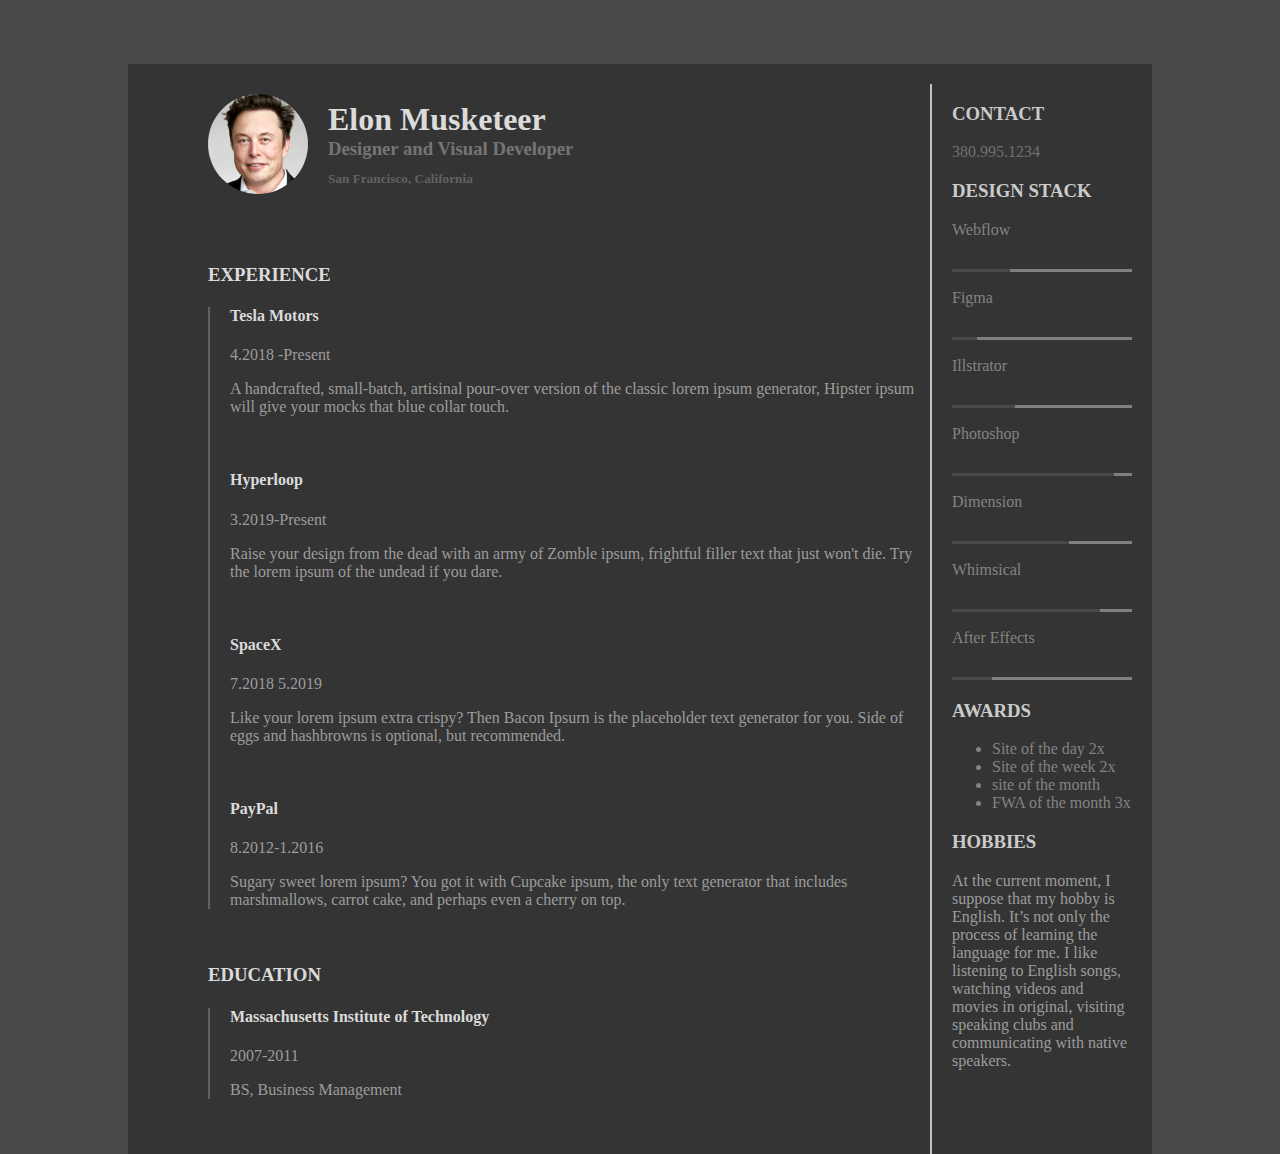
<file: index.html>
<!DOCTYPE html>
<html>

<head>
    <title>
        Summary
    </title>
    <meta charset="utf-8">
    <link rel="stylesheet" type="text/css" href="file.css">
    <meta name="viewport" content="width=device-width, initial-scale=1">
</head>

<body>
    <div class="summary">
        <div class="left">
            <header>
                <div class="header">
                    <img class="photo" src="Capture.PNG" alt="My photo">
                    <div class="text_header">
                        <h1>Elon Musketeer</h1>
                        <h3 class="prof">Designer and Visual Developer</h3>
                        <h5 class="city">San Francisco, California</h5>
                    </div>
                </div>
            </header>
            <main>
                <div class="main">
                    <h3>EXPERIENCE</h3>
                    <div class="text">
                        <div class="information">
                            <h4>Tesla Motors</h4>
                            <p>4.2018 -Present</p>
                            <p>A handcrafted, small-batch, artisinal pour-over version of the classic lorem ipsum
                                generator, Hipster ipsum will give your mocks that blue collar touch.</p>
                        </div>
                        <div class="information">
                            <h4>Hyperloop</h4>
                            <p>3.2019-Present</p>
                            <p> Raise your design from the dead with an army of Zomble ipsum, frightful filler text that
                                just won't die. Try the lorem ipsum of the undead if you dare.</p>
                        </div>
                        <div class="information">
                            <h4>SpaceX</h4>
                            <p>7.2018 5.2019 </p>
                            <p> Like your lorem ipsum extra crispy? Then Bacon Ipsurn is the placeholder text generator
                                for you. Side of eggs and hashbrowns is optional, but recommended.</p>
                        </div>
                        <div class="information">
                            <h4>PayPal</h4>
                            <p>8.2012-1.2016</p>
                            <p>Sugary sweet lorem ipsum? You got it with Cupcake ipsum, the only text generator that
                                includes marshmallows, carrot cake, and perhaps even a cherry on top.</p>
                        </div>
                    </div>
                    <h3>EDUCATION</h3>
                    <div class="text">
                        <div class="information">
                            <h4>Massachusetts Institute of Technology</h4>
                            <p>2007-2011</p>
                            <p>BS, Business Management</p>
                        </div>
                    </div>
                </div>
            </main>
        </div>
        <div class="right">
            <div class="sidebar">
                <div class="body_sidebar">
                    <h3 class="contact">CONTACT</h3>

                    <div class="contactNumber">380.995.1234</div>

                    <div class="designStack">

                        <h3>DESIGN STACK</h3>

                        <p>Webflow</p>
                        <progress class="bar" value="32" max="100"></progress>
                        <p>Figma</p>
                        <progress class="bar" value="14" max="100"></progress>
                        <p>Illstrator</p>
                        <progress class="bar" value="35" max="100"></progress>
                        <p>Photoshop</p>
                        <progress class="bar" value="90" max="100"></progress>
                        <p>Dimension</p>
                        <progress class="bar" value="65" max="100"></progress>
                        <p>Whimsical</p>
                        <progress class="bar" value="82" max="100"></progress>
                        <p>After Effects</p>
                        <progress class="bar" value="22" max="100"></progress>

                    </div>

                    <div class="awards">
                        <h3>AWARDS</h3>

                        <ul>
                            <li>Site of the day 2x</li>
                            <li>Site of the week 2x</li>
                            <li>site of the month</li>
                            <li>FWA of the month 3x</li>
                        </ul>

                    </div>

                    <div class="hobbies">

                        <h3>HOBBIES</h3>
                        <p>At the current moment, I suppose that my hobby is English. It’s not only the process of
                            learning the language for me. I like listening to English songs, watching videos and movies
                            in original, visiting speaking clubs and communicating with native speakers.</p>

                    </div>
                </div>
            </div>
        </div>
    </div>
</body>

</html>
</file>
<file: file.css>
body {
    margin: 0;
    background-color: #484848;
    color: #dbdbdb;
}
p{
    color: #9c9c9c;
}
.summary {
    background-color: #343434;
    margin-left: 20%;
    margin-right: 20%;
    margin-top: 5%;
    display: flex;
    flex-direction: row;
}
.left{
    display: flex;
    flex-direction: column;
    width: 100%;
}
.right{
    display: flex;
    flex-direction: column;
    width: 350px;
    border-left:2px solid #616161 ;
}
.photo{
    width: 100px;
    height: 100px;
    border-radius: 50%;
    margin-top:30px;
    margin-left: 80px;
}
.header{
    display: flex;
    line-height: 0.5rem;
    padding-bottom: 40px;
}
.text_header{
    margin-top:30px;
    margin-left: 20px;
}
.prof{
    color: #747474;
}
.city{
    color: #616161;
}
.main{
    padding-left: 80px;
}
.information{
    padding-left: 20px;
    margin-bottom: 55px;
}
.text{
    border-left: 2px solid #616161;
}
.right{
    display: flex;
    flex: 1;
    border-left: 2px solid silver;
    margin-right: 20px;
    margin-top: 20px;
    flex-direction: column;
    width: 350px;

}

.sidebar{
    padding-left: 20px;
}

.contact{
    color: #cbcbcb;

}

.contactNumber{
    color: #707070;

}

.right h3{
    color:#cbcbcb;
}
.bar {
    width: 180px;
    height: 3px;
    border-radius: 1.5em;
    background-color: #838383;
}
progress::-webkit-progress-value {
    background: #484848;
}
.designStack p, ul{
    color: #838383;
}

@media (max-width: 1500px){
    .summary{
        margin-left: 10%;
        margin-right: 10%;
}
}
@media (max-width: 1000px){
    .summary{
        margin-left: 0%;
        margin-right: 0%;
        margin-top: 0%;
}
}
@media(max-width: 800px) {
    .summary{
        flex-direction: column;
    }
    .right{
        width: 90%;
        padding-left: 80px;
        border: 0;
    }
    .sidebar{
        padding: 0px;
        border-left: 2px solid #616161;
    }
    .body_sidebar{
        margin-left: 20px;
    }
    .photo{
        width: 20%;
        height: 20%;
    }
    .text_header{
        font-size: 2rem;
    }
    h1{
        font-size: 2rem
    }
    .prof{
        font-size: 1.1rem;
    }
    .city{
        font-size: 1rem;
    }

}
@media (max-width: 424px){
    h1{
        font-size: 1.6rem
    }
    .prof{
        font-size: 1rem;
    }
    .city{
        font-size: 1rem;
    }
    .hobbies{
        width: 80%;
    }
    .main{
        padding-left: 10px;
    }
    .right{
        padding-left: 10px;
    }
    .photo{
        margin-left: 10px;
        border-radius: 0;
        
    }
    .header{
        padding-bottom: 10px;
    }
}
</file>
